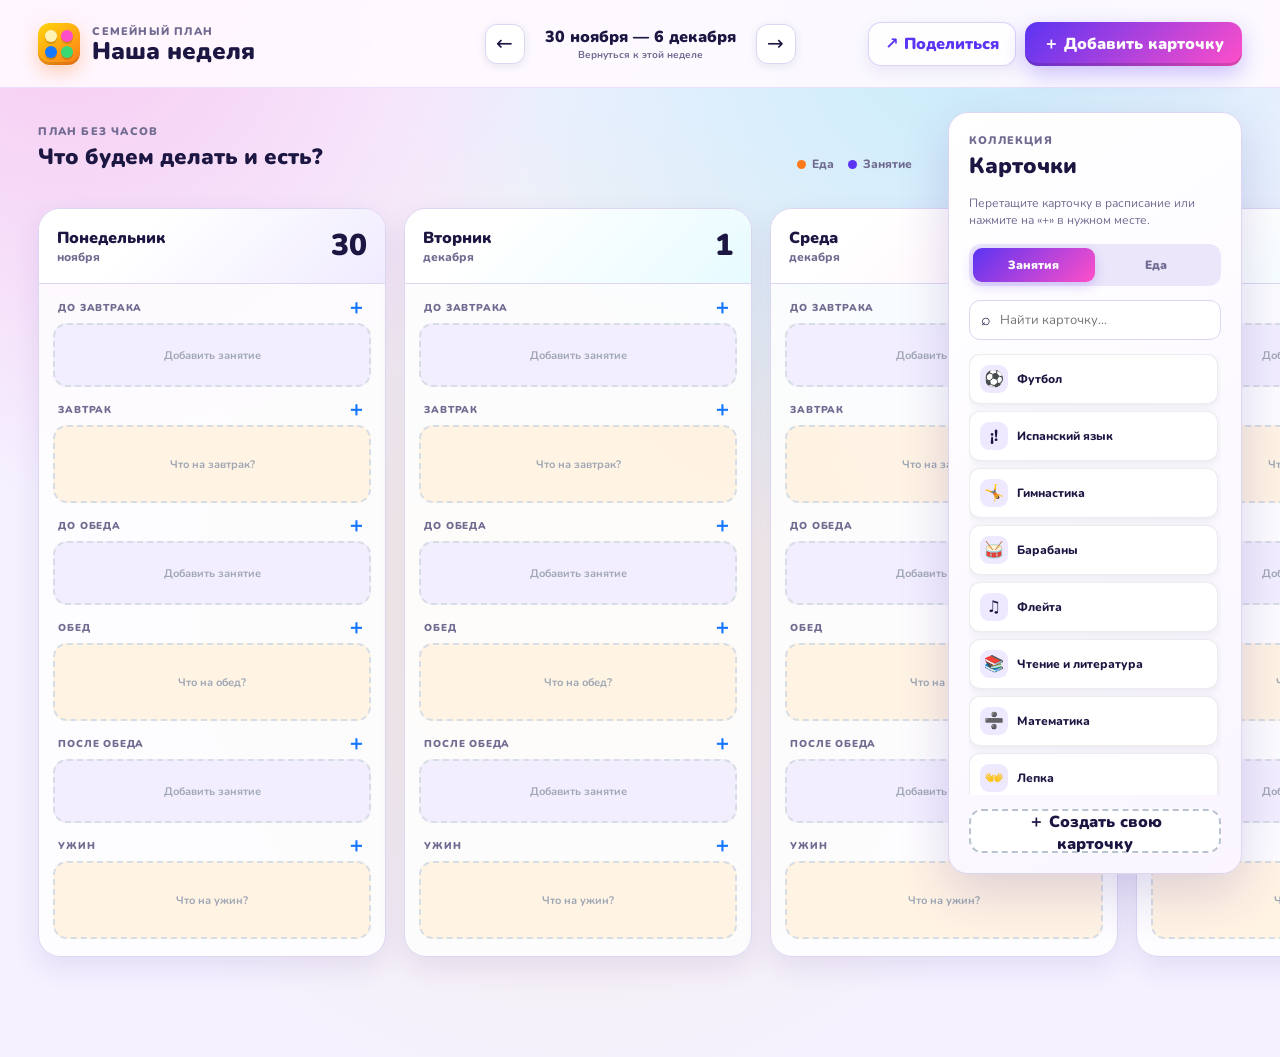
<file: index.html>
<!doctype html>
<html lang="ru">
<head>
  <meta charset="UTF-8">
  <meta name="viewport" content="width=device-width, initial-scale=1.0">
  <meta name="theme-color" content="#ffcf00">
  <title>Наша неделя</title>
  <link rel="preconnect" href="https://fonts.googleapis.com">
  <link rel="preconnect" href="https://fonts.gstatic.com" crossorigin>
  <link href="https://fonts.googleapis.com/css2?family=Nunito:wght@500;700;800;900&display=swap" rel="stylesheet">
  <link rel="stylesheet" href="styles.css">
</head>
<body>
  <header class="topbar">
    <div class="brand">
      <div class="brand-mark" aria-hidden="true">
        <span></span><span></span><span></span><span></span>
      </div>
      <div>
        <p class="eyebrow">Семейный план</p>
        <h1>Наша неделя</h1>
      </div>
    </div>
    <div class="week-controls" aria-label="Переключение недели">
      <button class="icon-button" id="prev-week" aria-label="Предыдущая неделя">←</button>
      <button class="week-label" id="today-button">
        <span id="week-range">22–28 июня</span>
        <small>Вернуться к этой неделе</small>
      </button>
      <button class="icon-button" id="next-week" aria-label="Следующая неделя">→</button>
    </div>
    <div class="topbar-actions">
      <button class="share-button" id="share-week">↗ Поделиться</button>
      <button class="primary-button" id="open-library"><span>＋</span> Добавить карточку</button>
    </div>
  </header>

  <main class="app-shell">
    <section class="planner-section">
      <div class="section-heading">
        <div>
          <p class="eyebrow">План без часов</p>
          <h2>Что будем делать и есть?</h2>
        </div>
        <div class="legend" aria-label="Обозначения">
          <span><i class="legend-dot meal"></i> Еда</span>
          <span><i class="legend-dot activity"></i> Занятие</span>
        </div>
      </div>
      <div class="week-board" id="week-board" aria-live="polite"></div>
    </section>

    <aside class="library-panel" id="library-panel">
      <div class="library-header">
        <div>
          <p class="eyebrow">Коллекция</p>
          <h2>Карточки</h2>
        </div>
        <button class="close-button" id="close-library" aria-label="Закрыть">×</button>
      </div>
      <p class="library-help">Перетащите карточку в расписание или нажмите на «+» в нужном месте.</p>
      <div class="tabs" role="tablist">
        <button class="tab active" data-tab="activities" role="tab">Занятия</button>
        <button class="tab" data-tab="meals" role="tab">Еда</button>
      </div>
      <label class="search">
        <span aria-hidden="true">⌕</span>
        <input id="library-search" type="search" placeholder="Найти карточку…">
      </label>
      <div class="card-library" id="card-library"></div>
      <button class="secondary-button" id="new-card-button">＋ Создать свою карточку</button>
    </aside>
  </main>

  <div class="modal-backdrop" id="picker-modal" hidden>
    <section class="modal" role="dialog" aria-modal="true" aria-labelledby="modal-title">
      <header class="modal-header">
        <div>
          <p class="eyebrow" id="modal-kicker">Добавить в расписание</p>
          <h2 id="modal-title">Выберите карточку</h2>
        </div>
        <button class="close-button" data-close-modal aria-label="Закрыть">×</button>
      </header>
      <div class="modal-tabs tabs" id="modal-tabs">
        <button class="tab active" data-modal-type="activity">Занятие</button>
        <button class="tab" data-modal-type="meal">Еда</button>
      </div>
      <label class="search">
        <span aria-hidden="true">⌕</span>
        <input id="modal-search" type="search" placeholder="Начните вводить…">
      </label>
      <div class="modal-grid" id="modal-grid"></div>
      <div class="custom-card-form">
        <span>Не нашли подходящую?</span>
        <button class="text-button" id="show-custom-form">Создать свою</button>
      </div>
      <form id="custom-card-form" hidden>
        <label>
          Название карточки
          <input id="custom-card-name" maxlength="50" placeholder="Например, прогулка в парке" required>
        </label>
        <button class="primary-button" type="submit">Добавить</button>
      </form>
    </section>
  </div>

  <div class="toast" id="toast" role="status" aria-live="polite"></div>
  <script src="share.js"></script>
  <script src="app.js"></script>
</body>
</html>
</file>
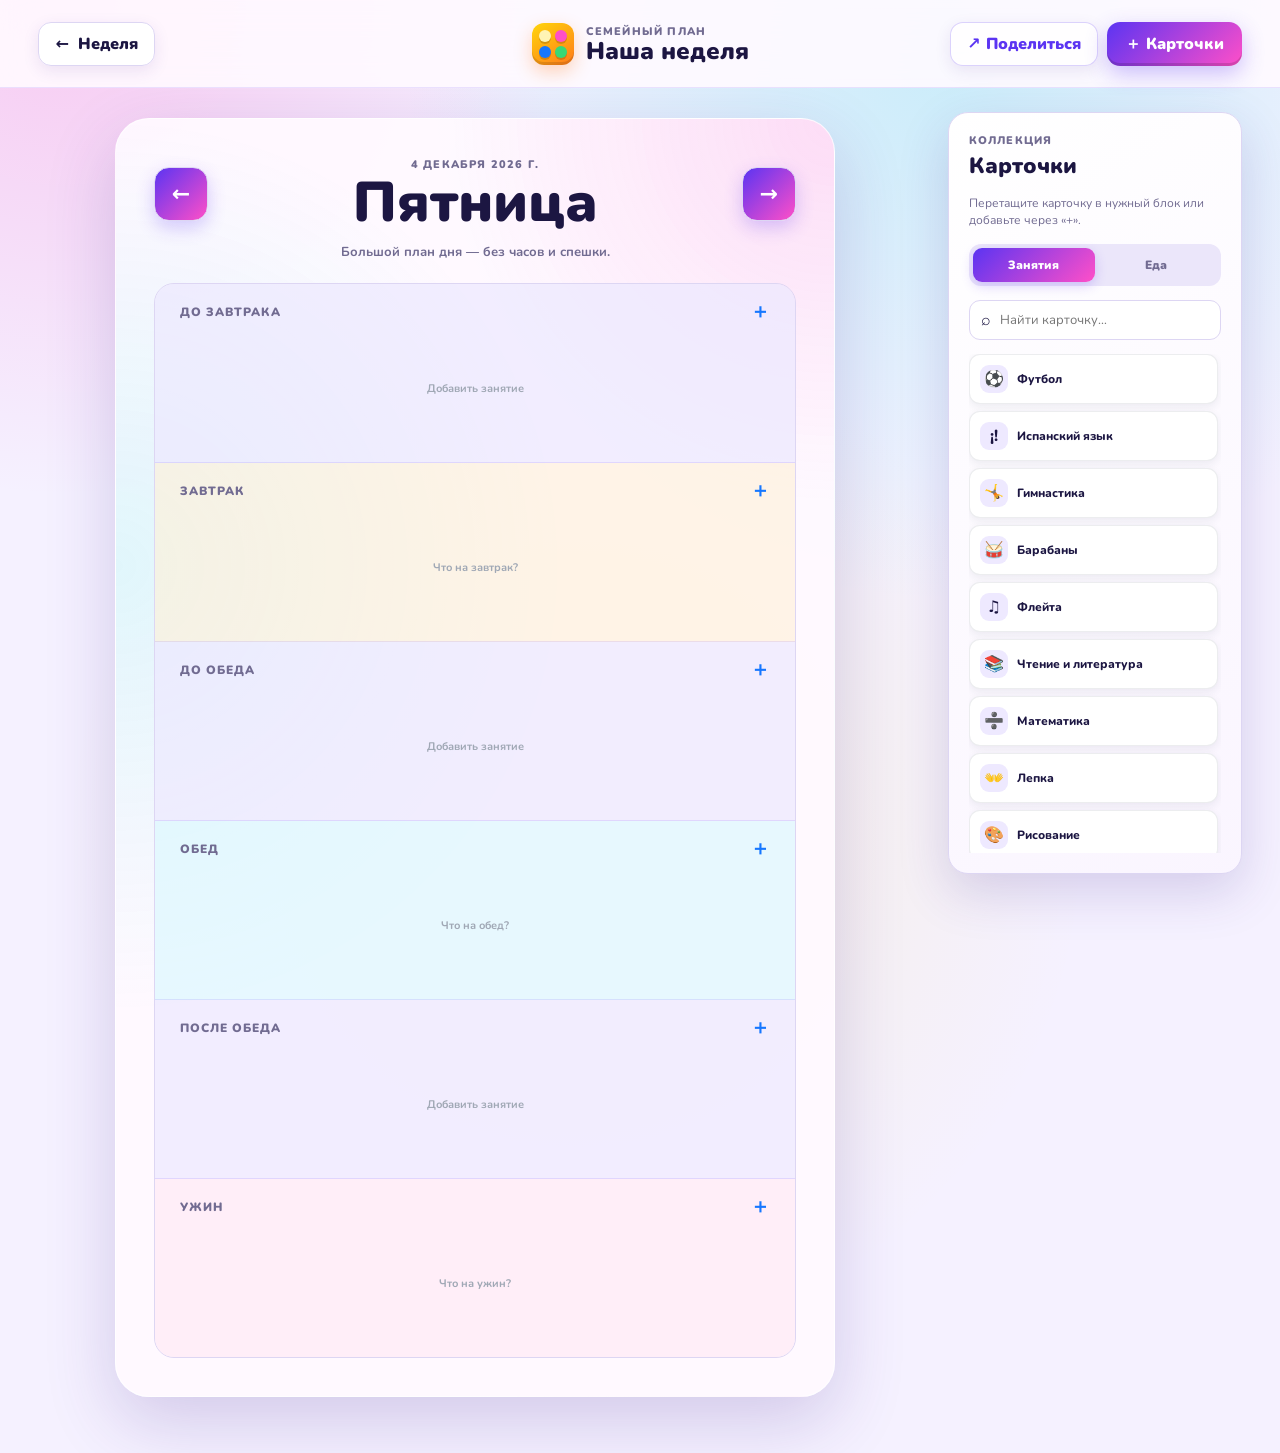
<file: day.html>
<!doctype html>
<html lang="ru">
<head>
  <meta charset="UTF-8">
  <meta name="viewport" content="width=device-width, initial-scale=1.0">
  <meta name="theme-color" content="#5b34f2">
  <title>День — Наша неделя</title>
  <link rel="preconnect" href="https://fonts.googleapis.com">
  <link rel="preconnect" href="https://fonts.gstatic.com" crossorigin>
  <link href="https://fonts.googleapis.com/css2?family=Nunito:wght@500;700;800;900&display=swap" rel="stylesheet">
  <link rel="stylesheet" href="styles.css">
</head>
<body class="day-page">
  <header class="topbar day-page-topbar">
    <a class="back-button" id="back-to-week" href="index.html">← <span>Неделя</span></a>
    <div class="brand day-page-brand">
      <div class="brand-mark" aria-hidden="true"><span></span><span></span><span></span><span></span></div>
      <div><p class="eyebrow">Семейный план</p><h1>Наша неделя</h1></div>
    </div>
    <div class="topbar-actions">
      <button class="share-button" id="share-day">↗ Поделиться</button>
      <button class="primary-button" id="day-open-library"><span>＋</span> Карточки</button>
    </div>
  </header>

  <main class="day-page-main">
    <article class="expanded-day-card">
      <header class="expanded-day-header">
        <button class="day-nav-button" id="day-prev" aria-label="Предыдущий день">←</button>
        <div>
          <p class="eyebrow" id="expanded-date"></p>
          <h1 id="expanded-title"></h1>
        </div>
        <button class="day-nav-button" id="day-next" aria-label="Следующий день">→</button>
      </header>
      <p class="day-view-help">Большой план дня — без часов и спешки.</p>
      <div class="expanded-schedule" id="expanded-schedule"></div>
    </article>

    <aside class="library-panel day-library" id="day-library">
      <div class="library-header">
        <div><p class="eyebrow">Коллекция</p><h2>Карточки</h2></div>
        <button class="close-button" id="day-close-library" aria-label="Закрыть">×</button>
      </div>
      <p class="library-help">Перетащите карточку в нужный блок или добавьте через «+».</p>
      <div class="tabs" role="tablist">
        <button class="tab active" data-day-tab="activity">Занятия</button>
        <button class="tab" data-day-tab="meal">Еда</button>
      </div>
      <label class="search"><span>⌕</span><input id="day-search" type="search" placeholder="Найти карточку…"></label>
      <div class="card-library" id="day-card-library"></div>
    </aside>
  </main>

  <div class="modal-backdrop" id="day-picker" hidden>
    <section class="modal" role="dialog" aria-modal="true" aria-labelledby="day-picker-title">
      <header class="modal-header">
        <div><p class="eyebrow">Добавить в план дня</p><h2 id="day-picker-title">Выберите карточку</h2></div>
        <button class="close-button" id="close-day-picker" aria-label="Закрыть">×</button>
      </header>
      <label class="search day-picker-search"><span>⌕</span><input id="day-picker-search" type="search" placeholder="Начните вводить…"></label>
      <div class="modal-grid" id="day-picker-grid"></div>
      <form id="day-custom-form">
        <label>Своя карточка<input id="day-custom-name" maxlength="50" placeholder="Например, прогулка в парке"></label>
        <button class="primary-button" type="submit">Добавить</button>
      </form>
    </section>
  </div>

  <div class="toast" id="toast" role="status" aria-live="polite"></div>
  <script src="share.js"></script>
  <script src="day.js"></script>
</body>
</html>
</file>
<file: styles.css>
:root {
  --lego-yellow: #ffd60a;
  --lego-red: #ff3b5c;
  --lego-blue: #5b34f2;
  --lego-green: #38d875;
  --hot-pink: #ff4fc8;
  --electric-blue: #1677ff;
  --cyan: #14d9e5;
  --orange: #ff7a1a;
  --ink: #1c1642;
  --muted: #716b91;
  --paper: #fffaff;
  --canvas: #f5f1ff;
  --line: #ddd6f3;
  --meal: #ff7a1a;
  --meal-soft: #fff0d9;
  --activity: #5b34f2;
  --activity-soft: #eee9ff;
  --shadow: 0 18px 50px rgba(68, 42, 145, .18);
  --page-gutter: clamp(18px, 3vw, 44px);
  --day-width: 348px;
  font-family: "Nunito", system-ui, sans-serif;
}

* { box-sizing: border-box; }
[hidden] { display: none !important; }
* {
  scrollbar-width: none;
}
*::-webkit-scrollbar {
  width: 0;
  height: 0;
}

html {
  min-height: 100%;
  background: var(--canvas);
}

body {
  margin: 0;
  min-height: 100vh;
  min-width: 320px;
  color: var(--ink);
  background:
    radial-gradient(circle at 5% 0%, rgba(255, 79, 200, .24), transparent 31rem),
    radial-gradient(circle at 74% 4%, rgba(20, 217, 229, .19), transparent 34rem),
    radial-gradient(circle at 45% 58%, rgba(255, 214, 10, .12), transparent 32rem),
    var(--canvas);
  overflow-x: hidden;
}

button, input { font: inherit; }
button { color: inherit; }

.topbar {
  position: sticky;
  z-index: 20;
  top: 0;
  min-height: 88px;
  padding: 14px var(--page-gutter);
  display: grid;
  grid-template-columns: 1fr auto 1fr;
  align-items: center;
  gap: 24px;
  background: rgba(255, 250, 255, .9);
  border-bottom: 1px solid rgba(91, 52, 242, .12);
  backdrop-filter: blur(18px);
}

.brand { display: flex; align-items: center; gap: 12px; }
.brand h1, h2, p { margin: 0; }
.brand h1 { font-size: 24px; line-height: 1; font-weight: 900; }
.eyebrow {
  color: var(--muted);
  font-size: 11px;
  font-weight: 900;
  letter-spacing: .11em;
  text-transform: uppercase;
}

.brand-mark {
  width: 42px;
  height: 42px;
  padding: 7px;
  display: grid;
  grid-template-columns: 1fr 1fr;
  gap: 4px;
  border-radius: 12px;
  background: linear-gradient(145deg, var(--lego-yellow), var(--orange));
  box-shadow: inset 0 -3px 0 rgba(0, 0, 0, .12), 0 7px 18px rgba(255, 122, 26, .3);
}

.brand-mark span { border-radius: 50%; background: #fff4b5; box-shadow: 0 2px 0 rgba(0,0,0,.16); }
.brand-mark span:nth-child(2) { background: var(--hot-pink); }
.brand-mark span:nth-child(3) { background: var(--electric-blue); }
.brand-mark span:nth-child(4) { background: var(--lego-green); }

.week-controls { display: flex; align-items: center; gap: 8px; }
.icon-button, .close-button {
  border: 0;
  display: grid;
  place-items: center;
  cursor: pointer;
  background: #fff;
  box-shadow: 0 2px 8px rgba(29, 42, 65, .1);
}
.icon-button { width: 40px; height: 40px; border: 1px solid var(--line); border-radius: 12px; font-size: 20px; }
.icon-button:hover, .close-button:hover { transform: translateY(-1px); }
.week-label { min-width: 180px; padding: 3px 12px; border: 0; cursor: pointer; background: none; font-weight: 900; }
.week-label small { display: block; color: var(--muted); font-size: 10px; font-weight: 700; }

.primary-button, .secondary-button {
  min-height: 44px;
  border-radius: 13px;
  border: 0;
  padding: 0 18px;
  cursor: pointer;
  font-weight: 900;
}
.topbar-actions {
  justify-self: end;
  display: flex;
  align-items: center;
  gap: 9px;
}
.topbar-actions .primary-button { justify-self: auto; }
.share-button {
  min-height: 44px;
  padding: 0 16px;
  border: 1px solid rgba(91,52,242,.22);
  border-radius: 13px;
  color: var(--lego-blue);
  background: rgba(255,255,255,.84);
  box-shadow: 0 5px 16px rgba(68,42,145,.1);
  cursor: pointer;
  font-weight: 900;
}
.share-button:hover { color: var(--hot-pink); border-color: var(--hot-pink); transform: translateY(-1px); }
.share-dialog-backdrop {
  position: fixed;
  z-index: 150;
  inset: 0;
  padding: 20px;
  display: grid;
  place-items: center;
  background: rgba(28,22,66,.56);
  backdrop-filter: blur(10px);
}
.share-dialog {
  position: relative;
  width: min(520px,100%);
  padding: 30px;
  border-radius: 25px;
  background: var(--paper);
  box-shadow: 0 28px 90px rgba(20,10,66,.36);
  text-align: center;
}
.share-dialog h2 { margin: 5px 0 8px; font-size: 26px; font-weight: 900; }
.share-dialog p:not(.eyebrow) { margin: 0 auto 18px; max-width: 390px; color: var(--muted); font-size: 13px; line-height: 1.5; }
.share-dialog-icon {
  width: 56px;
  height: 56px;
  margin: 0 auto 14px;
  display: grid;
  place-items: center;
  border-radius: 18px;
  color: white;
  background: linear-gradient(135deg,var(--electric-blue),var(--hot-pink));
  box-shadow: 0 9px 24px rgba(91,52,242,.3);
  font-size: 25px;
  font-weight: 900;
}
.share-dialog-close { position: absolute; top: 14px; right: 14px; }
.share-url {
  width: 100%;
  height: 44px;
  margin-bottom: 12px;
  padding: 0 12px;
  border: 1px solid var(--line);
  border-radius: 12px;
  color: var(--muted);
  background: #fff;
  font-size: 12px;
  outline: 0;
}
.share-url:focus { border-color: var(--hot-pink); box-shadow: 0 0 0 3px rgba(255,79,200,.12); }
.share-copy-button { width: 100%; }

.primary-button {
  justify-self: end;
  color: white;
  background: linear-gradient(135deg, var(--lego-blue), var(--hot-pink));
  box-shadow: inset 0 -3px 0 rgba(0, 0, 0, .14), 0 8px 22px rgba(91, 52, 242, .3);
}
.primary-button:hover { filter: saturate(1.18) brightness(1.04); }
.secondary-button { width: 100%; border: 2px dashed #b9c2cf; background: #fff; }

.app-shell {
  width: 100%;
  max-width: none;
  margin: 0;
  padding: 30px var(--page-gutter) 56px;
}

.section-heading {
  min-height: 54px;
  margin-bottom: 18px;
  padding-right: 330px;
  display: flex;
  align-items: end;
  justify-content: space-between;
  gap: 20px;
}
.section-heading h2, .library-header h2, .modal h2 { margin-top: 3px; font-size: 22px; font-weight: 900; }
.legend { display: flex; gap: 14px; color: var(--muted); font-size: 12px; font-weight: 800; }
.legend span { display: flex; align-items: center; gap: 6px; }
.legend-dot { width: 9px; height: 9px; border-radius: 50%; }
.legend-dot.meal { background: var(--meal); }
.legend-dot.activity { background: var(--activity); }

.week-board {
  display: grid;
  grid-template-columns: repeat(7, var(--day-width));
  gap: 18px;
  overflow-x: auto;
  width: calc(100% + (var(--page-gutter) * 2));
  margin-inline: calc(var(--page-gutter) * -1);
  padding: 18px calc(330px + var(--page-gutter)) 44px var(--page-gutter);
  scroll-padding-left: var(--page-gutter);
  scroll-padding-right: calc(330px + var(--page-gutter));
  scroll-snap-type: x mandatory;
  overscroll-behavior-x: contain;
  -webkit-overflow-scrolling: touch;
}

.day-column {
  width: var(--day-width);
  min-width: var(--day-width);
  overflow: hidden;
  scroll-snap-align: start;
  scroll-snap-stop: always;
  border: 1px solid var(--line);
  border-radius: 22px;
  background: rgba(255, 255, 255, .82);
  box-shadow: 0 10px 28px rgba(68, 42, 145, .1);
}

.day-header {
  padding: 18px;
  display: flex;
  align-items: center;
  justify-content: space-between;
  background: linear-gradient(135deg, #ffffff 30%, #f0ebff);
  border-bottom: 1px solid var(--line);
  cursor: pointer;
  transition: filter .18s ease;
}
.day-header:hover { filter: saturate(1.18) brightness(.98); }
.day-header::after {
  content: "Открыть";
  position: absolute;
  right: 18px;
  bottom: 7px;
  color: var(--electric-blue);
  font-size: 9px;
  font-weight: 900;
  letter-spacing: .08em;
  text-transform: uppercase;
  opacity: 0;
  transform: translateY(3px);
  transition: .18s ease;
}
.day-header { position: relative; }
.day-header:hover::after { opacity: 1; transform: translateY(0); }
.day-column:nth-child(2n) .day-header { background: linear-gradient(135deg, #fff 25%, #e7fbff); }
.day-column:nth-child(3n) .day-header { background: linear-gradient(135deg, #fff 25%, #fff0f8); }
.day-header.today {
  color: #25103e;
  background: linear-gradient(135deg, var(--lego-yellow), #ff9f1a 55%, #ff6688);
}
.day-name { font-weight: 900; text-transform: capitalize; }
.day-date { font-size: 12px; color: var(--muted); font-weight: 800; }
.day-header.today .day-date { color: rgba(23, 33, 52, .7); }
.day-number { font-size: 30px; font-weight: 900; line-height: 1; }

.schedule { padding: 14px; display: flex; flex-direction: column; gap: 10px; }
.slot { min-height: 106px; border-radius: 14px; }
.slot.activity-slot { min-height: 92px; }
.slot-label {
  padding: 0 5px 5px;
  display: flex;
  align-items: center;
  justify-content: space-between;
  color: var(--muted);
  font-size: 10px;
  font-weight: 900;
  letter-spacing: .08em;
  text-transform: uppercase;
}
.slot-label button { border: 0; padding: 0; color: var(--electric-blue); background: transparent; cursor: pointer; font-size: 20px; font-weight: 900; line-height: 1; }
.slot-dropzone {
  min-height: 78px;
  padding: 6px;
  display: flex;
  flex-direction: column;
  gap: 6px;
  border: 2px dashed #d7dde5;
  border-radius: 14px;
  transition: .18s ease;
}
.activity-slot .slot-dropzone { min-height: 64px; background: rgba(238, 233, 255, .7); }
.meal-slot .slot-dropzone { background: rgba(255, 240, 217, .7); }
.slot-dropzone.drag-over { border-color: var(--hot-pink); background: #fae4ff; transform: scale(1.015); }
.empty-slot { margin: auto; color: #a0a8b5; font-size: 11px; font-weight: 700; text-align: center; pointer-events: none; }

.schedule-card, .library-card, .picker-card {
  position: relative;
  border: 1px solid rgba(23, 33, 52, .08);
  border-radius: 11px;
  background: #fff;
  box-shadow: 0 3px 8px rgba(34, 48, 72, .08);
  cursor: grab;
}
.schedule-card { padding: 9px 25px 9px 9px; font-size: 12px; font-weight: 900; line-height: 1.2; }
.schedule-card.meal { border-left: 4px solid var(--meal); }
.schedule-card.activity { border-left: 4px solid var(--activity); }
.schedule-card.dragging { opacity: .4; }
.remove-card {
  position: absolute;
  top: 4px;
  right: 4px;
  width: 18px;
  height: 18px;
  padding: 0;
  border: 0;
  border-radius: 50%;
  color: #8992a1;
  background: transparent;
  cursor: pointer;
}
.remove-card:hover { color: white; background: var(--lego-red); }

.library-panel {
  position: fixed;
  z-index: 30;
  right: var(--page-gutter);
  top: 112px;
  width: 294px;
  max-height: calc(100vh - 138px);
  padding: 20px;
  display: flex;
  flex-direction: column;
  gap: 14px;
  border: 1px solid var(--line);
  border-radius: 20px;
  background:
    linear-gradient(145deg, rgba(255,255,255,.98), rgba(250,245,255,.96)),
    var(--paper);
  box-shadow: var(--shadow);
  backdrop-filter: blur(18px);
}
.library-header, .modal-header { display: flex; align-items: start; justify-content: space-between; }
.library-help { color: var(--muted); font-size: 12px; line-height: 1.45; }
.close-button { width: 32px; height: 32px; border-radius: 10px; font-size: 22px; }
.library-panel .close-button { display: none; }
.tabs { padding: 4px; display: grid; grid-template-columns: 1fr 1fr; border-radius: 12px; background: #ebe6fa; }
.tab { min-height: 34px; border: 0; border-radius: 9px; color: var(--muted); background: transparent; cursor: pointer; font-size: 12px; font-weight: 900; }
.tab.active { color: white; background: linear-gradient(135deg, var(--lego-blue), var(--hot-pink)); box-shadow: 0 4px 12px rgba(91, 52, 242, .22); }
.search { min-height: 40px; padding: 0 11px; display: flex; align-items: center; gap: 7px; border: 1px solid var(--line); border-radius: 11px; background: #fff; }
.search:focus-within { border-color: var(--hot-pink); box-shadow: 0 0 0 3px rgba(255, 79, 200, .12); }
.search input { width: 100%; border: 0; outline: 0; background: transparent; font-size: 13px; }
.card-library { min-height: 180px; padding-right: 3px; display: grid; align-content: start; gap: 7px; overflow-y: auto; }
.library-card { padding: 10px; display: flex; align-items: center; gap: 9px; font-size: 12px; font-weight: 800; }
.library-card:hover, .picker-card:hover { border-color: var(--hot-pink); transform: translateY(-2px); box-shadow: 0 7px 18px rgba(91, 52, 242, .14); }
.card-icon { width: 28px; height: 28px; display: grid; place-items: center; flex: 0 0 auto; border-radius: 9px; font-size: 16px; }
.library-card.activity .card-icon, .picker-card.activity .card-icon { background: var(--activity-soft); }
.library-card.meal .card-icon, .picker-card.meal .card-icon { background: var(--meal-soft); }

.modal-backdrop {
  position: fixed;
  z-index: 100;
  inset: 0;
  padding: 20px;
  display: grid;
  place-items: center;
  background: rgba(18, 27, 43, .48);
  backdrop-filter: blur(6px);
}
.modal-backdrop[hidden] { display: none; }
.modal { width: min(620px, 100%); max-height: min(720px, 92vh); overflow-y: auto; padding: 24px; border-radius: 22px; background: var(--paper); box-shadow: 0 24px 70px rgba(0,0,0,.25); }
.modal .tabs { margin: 18px 0 12px; }
.modal-grid { margin-top: 14px; display: grid; grid-template-columns: repeat(2, 1fr); gap: 8px; }
.picker-card { padding: 10px; display: flex; align-items: center; gap: 9px; border: 1px solid var(--line); text-align: left; font-size: 12px; font-weight: 900; }
.custom-card-form { margin-top: 18px; padding-top: 14px; display: flex; justify-content: center; gap: 5px; border-top: 1px solid var(--line); color: var(--muted); font-size: 12px; }
.text-button { border: 0; color: var(--lego-blue); background: none; cursor: pointer; font-weight: 900; }
#custom-card-form { margin-top: 15px; display: grid; grid-template-columns: 1fr auto; align-items: end; gap: 10px; }
#custom-card-form[hidden] { display: none; }
#custom-card-form label { color: var(--muted); font-size: 11px; font-weight: 900; }
#custom-card-form input { width: 100%; min-height: 42px; margin-top: 5px; padding: 0 12px; border: 1px solid var(--line); border-radius: 11px; outline: 0; }

.day-page-topbar {
  grid-template-columns: 1fr auto 1fr;
}
.back-button {
  width: max-content;
  min-height: 44px;
  padding: 0 16px;
  display: inline-flex;
  align-items: center;
  gap: 9px;
  border: 1px solid var(--line);
  border-radius: 13px;
  color: var(--ink);
  background: rgba(255,255,255,.86);
  box-shadow: 0 5px 16px rgba(68,42,145,.1);
  text-decoration: none;
  font-weight: 900;
}
.day-page-brand { justify-self: center; }
.day-page-main {
  width: 100%;
  min-height: calc(100vh - 88px);
  padding: 30px calc(330px + var(--page-gutter)) 56px var(--page-gutter);
}
.expanded-day-card {
  width: min(100%, 720px);
  min-height: calc(100vh - 174px);
  margin: 0 auto;
  padding: clamp(22px, 3vw, 38px);
  border: 1px solid rgba(255,255,255,.75);
  border-radius: 34px;
  background:
    radial-gradient(circle at 100% 0%, rgba(255,79,200,.17), transparent 24rem),
    radial-gradient(circle at 0% 35%, rgba(20,217,229,.13), transparent 28rem),
    rgba(255,250,255,.93);
  box-shadow: 0 24px 70px rgba(68,42,145,.2);
}
.expanded-day-header {
  display: grid;
  grid-template-columns: 54px 1fr 54px;
  align-items: center;
  gap: 18px;
  text-align: center;
}
.expanded-day-header h1 {
  margin: 3px 0 0;
  font-size: clamp(34px, 5vw, 56px);
  font-weight: 900;
  line-height: 1;
  text-transform: capitalize;
}
.expanded-day-header .day-nav-button {
  width: 54px;
  height: 54px;
}
.expanded-schedule {
  display: grid;
  grid-template-columns: 1fr;
  gap: 0;
  overflow: hidden;
  border: 1px solid var(--line);
  border-radius: 20px;
}
.expanded-slot {
  min-height: 164px;
  padding: 18px 20px;
  border: 0;
  border-bottom: 1px solid rgba(91, 52, 242, .12);
  border-radius: 0;
  background: rgba(255, 240, 217, .62);
  box-shadow: none;
}
.expanded-slot.activity-slot {
  background: rgba(238, 233, 255, .72);
}
.expanded-slot:nth-child(4) {
  background: rgba(222, 248, 255, .72);
}
.expanded-slot:last-child {
  grid-column: auto;
  border-bottom: 0;
  background: rgba(255, 232, 244, .66);
}
.expanded-slot .slot-label { padding-bottom: 10px; font-size: 12px; }
.expanded-slot .slot-dropzone {
  min-height: 112px;
  padding: 4px 0;
  border: 0;
  border-radius: 0;
  background: transparent;
}
.expanded-slot.activity-slot .slot-dropzone,
.expanded-slot.meal-slot .slot-dropzone {
  background: transparent;
}
.expanded-slot .slot-dropzone.drag-over {
  border: 0;
  border-radius: 12px;
  background: rgba(255,255,255,.5);
  box-shadow: inset 0 0 0 2px var(--hot-pink);
}
.expanded-slot .schedule-card { padding: 14px 38px 14px 14px; font-size: 15px; }
.expanded-slot .remove-card { top: 10px; right: 10px; }
.day-library { display: flex; }
.day-picker-search { margin-top: 18px; }
#day-custom-form {
  margin-top: 18px;
  padding-top: 16px;
  display: grid;
  grid-template-columns: 1fr auto;
  align-items: end;
  gap: 10px;
  border-top: 1px solid var(--line);
}
#day-custom-form label { color: var(--muted); font-size: 11px; font-weight: 900; }
#day-custom-form input {
  width: 100%;
  min-height: 42px;
  margin-top: 5px;
  padding: 0 12px;
  border: 1px solid var(--line);
  border-radius: 11px;
  outline: 0;
}

.day-view-backdrop {
  position: fixed;
  z-index: 80;
  inset: 0;
  padding: 28px;
  display: grid;
  place-items: center;
  background: rgba(28, 22, 66, .52);
  backdrop-filter: blur(10px);
}
.day-view-backdrop[hidden] { display: none; }
.day-view-panel {
  width: min(820px, 100%);
  max-height: calc(100vh - 56px);
  overflow-y: auto;
  padding: 28px;
  border: 1px solid rgba(255,255,255,.6);
  border-radius: 28px;
  background:
    radial-gradient(circle at 100% 0%, rgba(255,79,200,.15), transparent 22rem),
    radial-gradient(circle at 0% 30%, rgba(20,217,229,.12), transparent 25rem),
    var(--paper);
  box-shadow: 0 30px 90px rgba(20, 10, 66, .34);
}
.day-view-header {
  position: relative;
  display: grid;
  grid-template-columns: 46px 1fr 46px;
  align-items: center;
  gap: 14px;
  text-align: center;
}
.day-view-header h2 {
  margin: 3px 0 0;
  font-size: clamp(28px, 5vw, 42px);
  font-weight: 900;
  text-transform: capitalize;
}
.day-view-close {
  position: absolute;
  top: -10px;
  right: -10px;
}
.day-nav-button {
  width: 46px;
  height: 46px;
  border: 1px solid var(--line);
  border-radius: 15px;
  color: white;
  background: linear-gradient(135deg, var(--lego-blue), var(--hot-pink));
  box-shadow: 0 7px 18px rgba(91, 52, 242, .24);
  cursor: pointer;
  font-size: 22px;
  font-weight: 900;
}
.day-nav-button:disabled { opacity: .28; cursor: default; }
.day-view-help {
  margin: 12px 0 22px;
  color: var(--muted);
  text-align: center;
  font-size: 13px;
  font-weight: 700;
}
.day-view-schedule {
  display: grid;
  grid-template-columns: repeat(2, minmax(0, 1fr));
  gap: 16px;
}
.day-view-schedule .slot {
  min-height: 142px;
  padding: 14px;
  border: 1px solid var(--line);
  border-radius: 18px;
  background: rgba(255,255,255,.72);
  box-shadow: 0 8px 22px rgba(68,42,145,.08);
}
.day-view-schedule .slot:last-child { grid-column: 1 / -1; }
.day-view-schedule .slot-label { padding-bottom: 9px; font-size: 12px; }
.day-view-schedule .slot-dropzone { min-height: 94px; }
.day-view-schedule .schedule-card { padding: 13px 34px 13px 13px; font-size: 14px; }
.day-view-schedule .remove-card { top: 9px; right: 9px; }

.toast {
  position: fixed;
  z-index: 120;
  left: 50%;
  bottom: 24px;
  padding: 11px 18px;
  border-radius: 12px;
  color: white;
  background: var(--ink);
  box-shadow: var(--shadow);
  opacity: 0;
  pointer-events: none;
  transform: translate(-50%, 16px);
  transition: .25s ease;
  font-size: 13px;
  font-weight: 800;
}
.toast.show { opacity: 1; transform: translate(-50%, 0); }

@media (max-width: 1100px) {
  :root { --day-width: min(78vw, 348px); }
  .section-heading { padding-right: 0; }
  .week-board {
    padding-right: var(--page-gutter);
    scroll-padding-right: var(--page-gutter);
  }
  .library-panel {
    position: fixed;
    z-index: 50;
    inset: 0 0 0 auto;
    top: 0;
    width: min(340px, 92vw);
    max-height: none;
    border-radius: 20px 0 0 20px;
    transform: translateX(105%);
    transition: transform .25s ease;
  }
  .library-panel.open { transform: translateX(0); }
  .library-panel .close-button { display: grid; }
  .day-page-main { padding-right: var(--page-gutter); }
}

@media (max-width: 720px) {
  .topbar { grid-template-columns: 1fr auto; min-height: 74px; padding: 11px 14px; }
  .brand .eyebrow, .brand-mark { display: none; }
  .brand h1 { font-size: 20px; }
  .week-controls { grid-column: 2; }
  .week-label { min-width: 124px; padding-inline: 4px; font-size: 13px; }
  .week-label small { display: none; }
  :root { --page-gutter: 14px; --day-width: 82vw; }
  .app-shell { padding: 20px var(--page-gutter) 40px; }
  .section-heading { align-items: start; }
  .section-heading h2 { max-width: 240px; font-size: 18px; }
  .legend { display: none; }
  .modal-grid { grid-template-columns: 1fr; }
  .day-header::after { display: none; }
  .day-view-backdrop { padding: 0; align-items: stretch; }
  .day-view-panel {
    width: 100%;
    max-height: 100vh;
    min-height: 100vh;
    padding: 20px 14px 90px;
    border: 0;
    border-radius: 0;
  }
  .day-view-header { grid-template-columns: 42px 1fr 42px; gap: 8px; padding-top: 6px; }
  .day-view-header h2 { font-size: 28px; }
  .day-view-close { top: -4px; right: 0; }
  .day-nav-button { width: 42px; height: 42px; }
  .day-view-help { margin-bottom: 16px; }
  .day-view-schedule { grid-template-columns: 1fr; gap: 12px; }
  .day-view-schedule .slot,
  .day-view-schedule .slot:last-child { grid-column: auto; min-height: 126px; }
  .topbar > .primary-button,
  .topbar:not(.day-page-topbar) .topbar-actions .primary-button {
    position: fixed;
    z-index: 45;
    right: 16px;
    bottom: 16px;
    min-height: 48px;
    padding-inline: 16px;
    display: block;
    box-shadow: inset 0 -3px 0 rgba(0, 0, 0, .16), 0 8px 22px rgba(91, 52, 242, .38);
  }
  .topbar:not(.day-page-topbar) .topbar-actions {
    position: fixed;
    z-index: 45;
    right: 16px;
    bottom: 16px;
  }
  .topbar:not(.day-page-topbar) .topbar-actions .primary-button {
    position: static;
  }
  .topbar:not(.day-page-topbar) .topbar-actions .share-button {
    min-height: 48px;
    padding-inline: 13px;
    color: white;
    background: linear-gradient(135deg, var(--electric-blue), var(--lego-blue));
  }
  .day-page-topbar {
    grid-template-columns: 1fr auto;
  }
  .day-page-brand { display: none; }
  .day-page-topbar .primary-button {
    position: static;
    justify-self: end;
    min-height: 44px;
    padding-inline: 14px;
  }
  .day-page-topbar .topbar-actions { gap: 6px; }
  .day-page-topbar .share-button {
    min-height: 44px;
    padding-inline: 10px;
  }
  .back-button { padding-inline: 12px; }
  .day-page-main { padding: 16px 10px 34px; }
  .expanded-day-card {
    min-height: calc(100vh - 110px);
    padding: 20px 12px;
    border-radius: 26px;
  }
  .expanded-day-header { grid-template-columns: 42px 1fr 42px; gap: 6px; }
  .expanded-day-header h1 { font-size: 31px; }
  .expanded-day-header .day-nav-button { width: 42px; height: 42px; }
  .expanded-schedule { grid-template-columns: 1fr; gap: 12px; }
  .expanded-slot,
  .expanded-slot:last-child { grid-column: auto; min-height: 136px; }
  #day-custom-form { grid-template-columns: 1fr; }
}

@media (prefers-reduced-motion: reduce) {
  *, *::before, *::after { scroll-behavior: auto !important; transition: none !important; }
}
</file>
